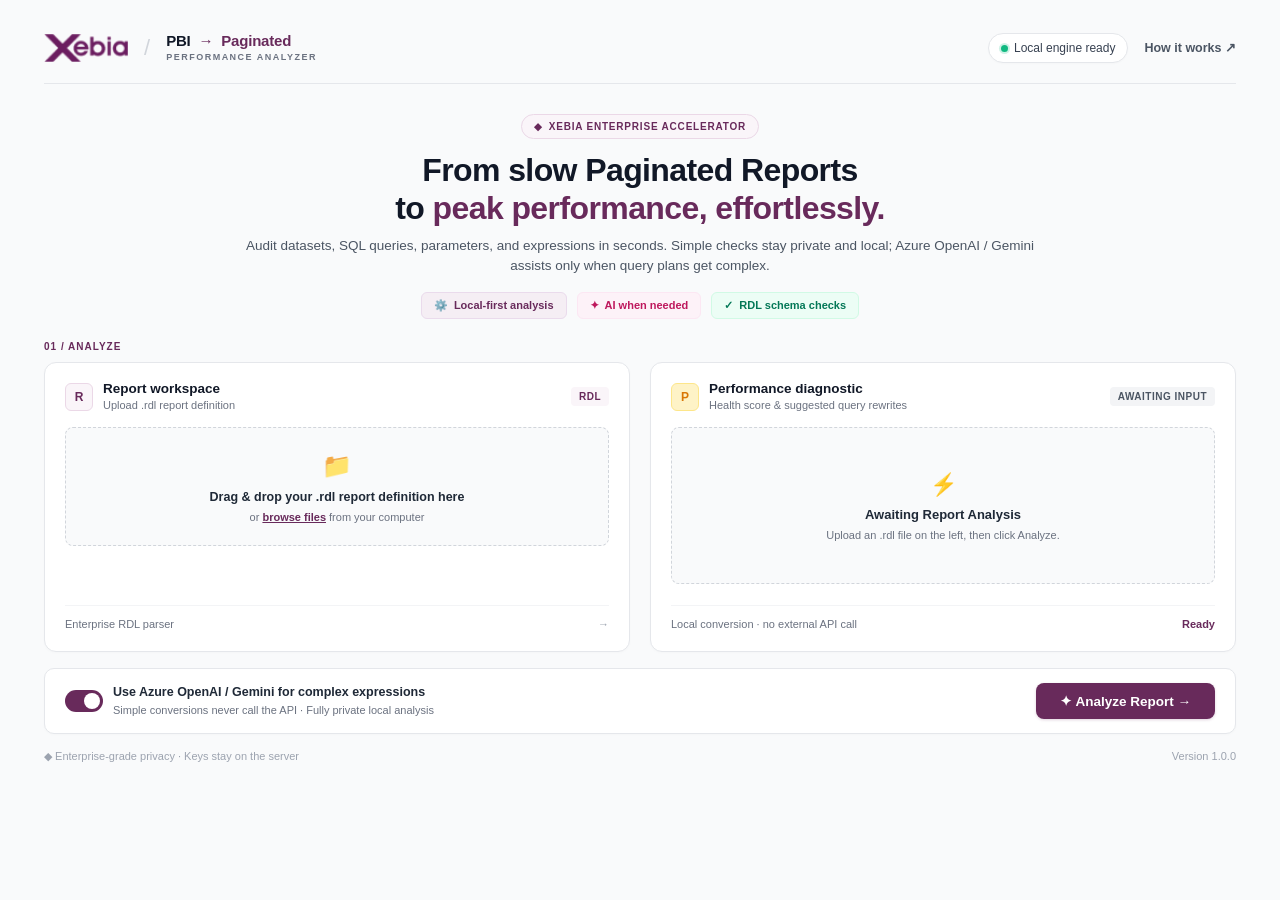
<file: frontend/index.html>
<!DOCTYPE html>
<html lang="en">
<head>
    <meta charset="UTF-8">
    <meta name="viewport" content="width=device-width, initial-scale=1.0">
    <title>Xebia | Paginated Report Performance Analyzer</title>
    <link rel="stylesheet" href="style.css">
    <link rel="icon" href="data:image/svg+xml,<svg xmlns='http://www.w3.org/2000/svg' viewBox='0 0 100 100'><text y='.9em' font-size='90'>⚡</text></svg>">
</head>
<body>

<div class="app-container">

    <!-- 1. Header Navigation Bar -->
    <header class="xebia-header-bar">
        <div class="xebia-logo-container">
            <img src="assets/xebia_logo.png" class="xebia-header-logo" alt="Xebia" onerror="this.outerHTML='<span style=\'font-size:26px;font-weight:800;color:#682A5B;letter-spacing:-0.5px;\'>Xebia</span>'">
            <span class="nav-divider">/</span>
            <div class="app-title-group">
                <div class="app-title-main">
                    <span style="color: #111827;">PBI</span>
                    <span style="color: #682A5B; margin: 0 4px; font-weight: 600;">→</span>
                    <span style="color: #682A5B;">Paginated</span>
                </div>
                <span class="app-title-sub">PERFORMANCE ANALYZER</span>
            </div>
        </div>
        <div class="nav-right-actions">
            <div class="nav-status-badge">
                <span class="status-dot"></span>
                <span>Local engine ready</span>
            </div>
            <a class="nav-link" id="btnHowItWorks">How it works ↗</a>
        </div>
    </header>

    <!-- 2. Compact Hero Section -->
    <section class="hero-container">
        <div class="accelerator-pill">
            <span>◆</span> XEBIA ENTERPRISE ACCELERATOR
        </div>
        <h1 class="hero-title">
            From slow Paginated Reports<br>
            to <span class="hero-title-accent">peak performance, effortlessly.</span>
        </h1>
        <p class="hero-description">
            Audit datasets, SQL queries, parameters, and expressions in seconds. Simple checks stay private and local; Azure OpenAI / Gemini assists only when query plans get complex.
        </p>
        <div class="feature-chips">
            <div class="chip chip-purple"><span>⚙️</span> Local-first analysis</div>
            <div class="chip chip-pink"><span>✦</span> AI when needed</div>
            <div class="chip chip-green"><span>✓</span> RDL schema checks</div>
        </div>
    </section>

    <!-- 3. Workspace (01 / ANALYZE) -->
    <section>
        <div class="section-tag">01 / ANALYZE</div>
        <div class="workspace-grid">
            <!-- Left Column: Upload -->
            <div class="workspace-card">
                <div>
                    <div class="panel-header">
                        <div class="panel-header-left">
                            <div class="panel-avatar panel-avatar-purple">R</div>
                            <div>
                                <div class="panel-title">Report workspace</div>
                                <div class="panel-subtitle">Upload .rdl report definition</div>
                            </div>
                        </div>
                        <span class="panel-tag tag-purple">RDL</span>
                    </div>

                    <!-- Hidden File Input -->
                    <input type="file" id="rdlFileInput" accept=".rdl,.xml" style="display: none;">

                    <!-- Drag & Drop Area -->
                    <div class="dropzone-container" id="dropzone">
                        <div class="dropzone-icon">📁</div>
                        <div class="dropzone-text-main">Drag &amp; drop your .rdl report definition here</div>
                        <div class="dropzone-text-sub">or <span style="color: var(--xebia-purple); font-weight: 600; text-decoration: underline;">browse files</span> from your computer</div>
                    </div>

                    <!-- File Loaded Banner -->
                    <div class="file-loaded-banner" id="fileLoadedBanner">
                        <div class="file-loaded-left">
                            <span>✓</span>
                            <span id="loadedFileName">report.rdl</span>
                            <span style="color: #64748B; font-weight: 400;" id="loadedFileSize">(0 KB)</span>
                        </div>
                        <button type="button" class="btn-remove-file" id="btnRemoveFile" title="Clear selection">✕</button>
                    </div>
                </div>

                <div class="panel-footer">
                    <span>Enterprise RDL parser</span>
                    <span style="color: var(--gray-400);">→</span>
                </div>
            </div>

            <!-- Right Column: Diagnostic Preview -->
            <div class="workspace-card">
                <div>
                    <div class="panel-header">
                        <div class="panel-header-left">
                            <div class="panel-avatar panel-avatar-amber">P</div>
                            <div>
                                <div class="panel-title">Performance diagnostic</div>
                                <div class="panel-subtitle">Health score &amp; suggested query rewrites</div>
                            </div>
                        </div>
                        <span class="panel-tag tag-neutral" id="diagnosticTag">AWAITING INPUT</span>
                    </div>

                    <!-- Placeholder State (Before Analysis) -->
                    <div class="diagnostic-placeholder" id="diagPlaceholder">
                        <div style="font-size: 22px; margin-bottom: 4px;">⚡</div>
                        <div style="font-size: 13px; font-weight: 600; color: var(--dark-800);">Awaiting Report Analysis</div>
                        <div style="font-size: 11px; color: var(--gray-500); margin-top: 2px;">Upload an .rdl file on the left, then click Analyze.</div>
                    </div>

                    <!-- Active Diagnostic Preview (After Analysis) -->
                    <div class="diagnostic-active-box" id="diagActiveBox">
                        <div class="health-banner-preview">
                            <div style="display: flex; justify-content: space-between; align-items: center;">
                                <span style="font-size: 12px; font-weight: 600; color: #374151;">Overall Report Health</span>
                                <span style="font-size: 18px; font-weight: 800;" id="previewScoreText">-- / 100</span>
                            </div>
                            <div style="font-size: 11px; color: #64748B; margin-top: 2px;">
                                Status: <strong id="previewStatusText">--</strong>
                            </div>
                        </div>

                        <div style="margin-bottom: 8px;">
                            <label style="font-size: 11px; font-weight: 600; color: var(--gray-600); display: block; margin-bottom: 4px;">Selected Dataset:</label>
                            <select id="previewDatasetSelect" class="filter-input-select" style="width: 100%;"></select>
                        </div>

                        <div class="code-box suggested" style="max-height: 120px;" id="previewSqlCode">
                            SELECT ...
                        </div>
                    </div>
                </div>

                <div class="panel-footer">
                    <span>Local conversion · no external API call</span>
                    <span style="color: var(--xebia-purple); font-weight: 600;">Ready</span>
                </div>
            </div>
        </div>

        <!-- Action Controls Bar -->
        <div class="action-controls-bar">
            <div class="toggle-group">
                <label class="switch">
                    <input type="checkbox" id="aiToggle" checked>
                    <span class="slider"></span>
                </label>
                <div class="toggle-labels">
                    <span class="toggle-title">Use Azure OpenAI / Gemini for complex expressions</span>
                    <span class="toggle-caption">Simple conversions never call the API · Fully private local analysis</span>
                </div>
            </div>

            <button type="button" class="btn-primary" id="btnAnalyze">
                <span class="spinner" id="analyzeSpinner"></span>
                <span id="analyzeBtnText">✦ Analyze Report →</span>
            </button>
        </div>

        <div class="footer-privacy-row">
            <span>◆ Enterprise-grade privacy · Keys stay on the server</span>
            <span>Version 1.0.0</span>
        </div>
    </section>

    <!-- 4. Diagnostic Results Section (02 / DIAGNOSTIC RESULTS) -->
    <section id="resultsSection">
        <hr class="results-divider">
        <div class="section-tag">02 / DIAGNOSTIC RESULTS</div>
        <h2 class="results-header-title" id="resultsTitle">Performance Findings: Report</h2>

        <!-- 5 Equal-Height KPI Cards -->
        <div class="kpi-grid">
            <div class="kpi-card">
                <div class="kpi-val" id="kpiScore">--</div>
                <div class="kpi-lbl">Health Score</div>
                <span class="kpi-status-badge" id="kpiStatus">Evaluating</span>
                <div id="kpiScoreFormula" style="font-size: 11px; color: #64748B; margin-top: 6px; font-weight: 500;">Dynamic deduction model</div>
            </div>
            <div class="kpi-card">
                <div class="kpi-val" id="kpiHighCount" style="color: var(--sev-critical-text);">--</div>
                <div class="kpi-lbl">Critical / High</div>
                <span class="kpi-status-badge badge-critical">Requires Action</span>
            </div>
            <div class="kpi-card">
                <div class="kpi-val" id="kpiMedCount" style="color: var(--sev-med-text);">--</div>
                <div class="kpi-lbl">Medium Issues</div>
                <span class="kpi-status-badge badge-medium">Investigation</span>
            </div>
            <div class="kpi-card">
                <div class="kpi-val" id="kpiDatasetCount" style="color: #334155;">--</div>
                <div class="kpi-lbl" id="kpiDatasetLabel">Datasets (-- SQL)</div>
                <span class="kpi-status-badge" style="background:#F1F5F9; color:#475569;">Architecture</span>
            </div>
            <div class="kpi-card">
                <div class="kpi-val" id="kpiUnusedCols" style="color: var(--sev-low-text);">--</div>
                <div class="kpi-lbl">Unused Columns</div>
                <span class="kpi-status-badge badge-low">Prune Safe</span>
            </div>
        </div>

        <!-- Executive Performance Forecast & Verdict Banner -->
        <div class="exec-verdict-banner">
            <div class="exec-banner-grid">
                <!-- Box 1: Projected Render Time -->
                <div class="exec-metric-box">
                    <div class="exec-metric-title">⏱️ Projected Render Time</div>
                    <div class="exec-metric-value">
                        <span id="forecastOrigTime">--</span>
                        <span style="font-size: 15px; color: #6B7280; font-weight: 500;">→</span>
                        <span style="color: #16A34A;" id="forecastOptTime">--</span>
                    </div>
                    <div class="exec-metric-sub" id="forecastSpeedup">Estimated from detected bottlenecks</div>
                    <div class="latency-bar-container">
                        <div style="font-size: 10px; color: #6B7280; font-weight: 600; margin-bottom: 3px;">ESTIMATED LATENCY PHASE BREAKDOWN</div>
                        <div class="latency-bar">
                            <div class="bar-retrieval" id="barRetrieval" style="width: 33%;" title="Data Retrieval"></div>
                            <div class="bar-inmemory" id="barInmemory" style="width: 33%;" title="In-Memory Processing"></div>
                            <div class="bar-render" id="barRender" style="width: 34%;" title="Visual & PDF Render"></div>
                        </div>
                        <div class="latency-legend">
                            <span><span class="latency-legend-dot" style="background:#DC2626;"></span>Retrieval (<span id="pctRetrievalText">--%</span>)</span>
                            <span><span class="latency-legend-dot" style="background:#F59E0B;"></span>In-Memory (<span id="pctInmemoryText">--%</span>)</span>
                            <span><span class="latency-legend-dot" style="background:#3B82F6;"></span>Render (<span id="pctRenderText">--%</span>)</span>
                        </div>
                    </div>
                </div>

                <!-- Box 2: Payload & Memory Overhead -->
                <div class="exec-metric-box">
                    <div class="exec-metric-title">📦 Payload &amp; Memory Overhead</div>
                    <div class="exec-metric-value" style="font-size: 16px; margin-top: 2px;" id="forecastPayloadText">
                        Analyzing unreferenced columns...
                    </div>
                    <div class="exec-metric-sub" style="margin-top: 6px;" id="forecastPayloadImpact">
                        Network and gateway memory impact
                    </div>
                    <div style="font-size: 11px; color: #6B7280; margin-top: 10px; line-height: 1.4;">
                        Pruning unused fields eliminates serialization overhead in the Power BI On-Premises Gateway and minimizes SSRS memory pressure during high concurrency.
                    </div>
                </div>

                <!-- Box 3: Top High-ROI Quick Wins -->
                <div>
                    <div class="exec-metric-title">⚡ Top High-ROI Quick Wins</div>
                    <ul class="quick-wins-list" id="quickWinsList">
                        <!-- Populated dynamically -->
                    </ul>
                </div>
            </div>
        </div>

        <!-- 4 Tabbed Views -->
        <div class="tab-nav-bar">
            <button type="button" class="tab-btn active" data-tab="tabIssues" id="tabBtnIssues">🔍 Detected Issues (0)</button>
            <button type="button" class="tab-btn" data-tab="tabDiff">⚡ Side-by-Side SQL Diff</button>
            <button type="button" class="tab-btn" data-tab="tabMatrix">📊 Field Utilization Matrix</button>
            <button type="button" class="tab-btn" data-tab="tabDownloads">📥 Download Deliverables</button>
        </div>

        <!-- TAB 1: Detected Issues -->
        <div class="tab-content-panel active" id="tabIssues">
            <!-- Filter Bar -->
            <div class="filter-bar-row">
                <div>
                    <label style="font-size: 11px; font-weight: 700; color: var(--gray-600); display: block; margin-bottom: 3px;">Filter Severity:</label>
                    <select id="filterSeverity" class="filter-input-select">
                        <option value="ALL">All Severities</option>
                        <option value="High">High / Critical</option>
                        <option value="Medium">Medium</option>
                        <option value="Low">Low</option>
                    </select>
                </div>
                <div>
                    <label style="font-size: 11px; font-weight: 700; color: var(--gray-600); display: block; margin-bottom: 3px;">Filter Category:</label>
                    <select id="filterCategory" class="filter-input-select">
                        <option value="ALL">All Categories</option>
                        <option value="SQL Query">SQL Query</option>
                        <option value="Parameter & Filter">Parameter &amp; Filter</option>
                        <option value="Report Structure">Report Structure</option>
                        <option value="Expressions">Expressions</option>
                    </select>
                </div>
                <div style="margin-left: auto; align-self: flex-end;">
                    <span style="font-size: 12px; color: var(--gray-500);" id="issuesShowingCount">Showing 0 issues</span>
                </div>
            </div>

            <!-- Issues Cards Container -->
            <div id="issuesContainer">
                <!-- Rendered dynamically -->
            </div>
        </div>

        <!-- TAB 2: Side-by-Side SQL Diff -->
        <div class="tab-content-panel" id="tabDiff">
            <div id="diffSelectorRow" style="margin-bottom: 12px; display: flex; align-items: center; gap: 10px;">
                <label style="font-size: 12px; font-weight: 600; color: var(--dark-800);">Select SQL dataset to inspect query diff:</label>
                <select id="diffDatasetSelect" class="filter-input-select"></select>
            </div>

            <!-- Empty state when no SQL datasets are present -->
            <div id="diffEmptyNotice" style="display: none; padding: 28px 24px; text-align: center; background: #F8FAFC; border: 1px dashed #CBD5E1; border-radius: 8px;">
                <div style="font-size: 20px; margin-bottom: 6px;">ℹ️</div>
                <div style="font-size: 14px; font-weight: 700; color: #334155;">
                    No SQL datasets were detected in this report. SQL comparison is not applicable.
                </div>
                <div style="font-size: 12px; color: #64748B; margin-top: 6px; max-width: 600px; margin-left: auto; margin-right: auto; line-height: 1.5;">
                    All datasets in this report definition utilize non-relational or embedded data sources (e.g. XML, EnterData). Relational SQL AST analysis, index pushdown, and query rewrites apply strictly to relational databases.
                </div>
                <div style="margin-top: 14px;">
                    <button type="button" class="btn-primary" style="padding: 6px 14px; font-size: 12px;" onclick="document.querySelector('[data-tab=\'tabMatrix\']').click()">
                        📊 View Field Utilization Matrix →
                    </button>
                </div>
            </div>

            <!-- Non-SQL fallback notice for edge cases -->
            <div id="diffNonSqlNotice" style="display: none; margin-bottom: 14px; padding: 12px 16px; background: #FFFBEB; border-left: 4px solid #F59E0B; border-radius: 6px; color: #92400E; font-size: 13px;"></div>

            <div class="diff-container" id="diffContentContainer">
                <div class="diff-pane">
                    <div class="diff-pane-header">
                        <span style="font-size: 13px; font-weight: 700; color: #991B1B;">🔴 Original SQL Query</span>
                        <button type="button" class="btn-copy-code" style="position:static;" onclick="copyTextFromElement('diffOriginalSql')">Copy Query</button>
                    </div>
                    <div class="code-box" id="diffOriginalSql">-- Select SQL dataset above</div>
                    <div id="diffPrunedWarning" style="margin-top: 8px; font-size: 11.5px; color: #C2410C; background: #FFEDD5; padding: 6px 10px; border-radius: 4px; display: none;"></div>

                    <!-- Detected SQL Issues Container -->
                    <div id="diffDetectedIssuesBox" style="margin-top: 10px; display: none; padding: 8px 12px; background: #FEF2F2; border-left: 3px solid #EF4444; border-radius: 4px;">
                        <div style="font-size: 11px; font-weight: 700; color: #991B1B; text-transform: uppercase; margin-bottom: 4px;">⚠️ Detected SQL Issues:</div>
                        <ul id="diffDetectedIssuesList" style="margin: 0 0 0 16px; padding: 0; font-size: 12px; color: #7F1D1D; line-height: 1.45;"></ul>
                    </div>
                </div>

                <div class="diff-pane">
                    <div class="diff-pane-header">
                        <span style="font-size: 13px; font-weight: 700; color: #166534;">🟢 Recommended Optimized SQL Query</span>
                        <button type="button" class="btn-copy-code" style="position:static;" onclick="copyTextFromElement('diffSuggestedSql')">Copy Query</button>
                    </div>
                    <div class="code-box suggested" id="diffSuggestedSql">-- Select SQL dataset above</div>

                    <!-- Optimization Explanation Container -->
                    <div id="diffExplanationBox" style="margin-top: 10px; display: none; padding: 8px 12px; background: #F0FDF4; border-left: 3px solid #22C55E; border-radius: 4px;">
                        <div style="font-size: 11px; font-weight: 700; color: #166534; text-transform: uppercase; margin-bottom: 4px;">📖 Optimization Explanation:</div>
                        <div id="diffReasonsList" style="font-size: 12px; color: #166534; line-height: 1.45;"></div>
                    </div>

                    <!-- Suggested Improvements Container -->
                    <div id="diffImprovementsBox" style="margin-top: 10px; display: none; padding: 8px 12px; background: #EFF6FF; border-left: 3px solid #3B82F6; border-radius: 4px;">
                        <div style="font-size: 11px; font-weight: 700; color: #1E40AF; text-transform: uppercase; margin-bottom: 4px;">💡 Suggested Improvements:</div>
                        <ul id="diffImprovementsList" style="margin: 0 0 0 16px; padding: 0; font-size: 12px; color: #1E40AF; line-height: 1.45;"></ul>
                    </div>
                </div>
            </div>
        </div>

        <!-- TAB 3: Field Utilization Matrix -->
        <div class="tab-content-panel" id="tabMatrix">
            <div style="font-size: 13.5px; font-weight: 700; color: var(--dark-900); margin-bottom: 4px;">Visual-to-Query Field Utilization Matrix</div>
            <div style="font-size: 12px; color: var(--gray-600); margin-bottom: 12px;">Audits every column fetched by dataset queries against actual visual references, group expressions, and sort definitions in the RDL XML.</div>

            <div class="matrix-table-container">
                <table class="matrix-table">
                    <thead>
                        <tr>
                            <th>Dataset</th>
                            <th>Total Columns</th>
                            <th>Used in Visuals</th>
                            <th>Unused Columns</th>
                            <th>Utilization %</th>
                            <th>Payload Risk</th>
                            <th>Safe to Prune</th>
                        </tr>
                    </thead>
                    <tbody id="matrixTableBody">
                        <!-- Populated dynamically -->
                    </tbody>
                </table>
            </div>
            <div style="font-size: 11.5px; color: var(--gray-500); margin-top: 8px;">💡 <strong>Recommendation:</strong> Pruning safe columns removes network serialization latency without altering report layout or numbers.</div>
        </div>

        <!-- TAB 4: Download Deliverables -->
        <div class="tab-content-panel" id="tabDownloads">
            <div style="font-size: 13.5px; font-weight: 700; color: var(--dark-900); margin-bottom: 4px;">Export Diagnostic Deliverables</div>
            <div style="font-size: 12px; color: var(--gray-600); margin-bottom: 14px;">Download comprehensive technical findings for client presentation, architectural review, or engineering remediation.</div>

            <!-- Deliverables Grid: HTML & Excel Only -->
            <div class="download-cards-grid">
                <!-- HTML Deliverable Card -->
                <div class="download-deliverable-card" style="border: 1px solid var(--xebia-purple-border); background: linear-gradient(135deg, #FAF5F9 0%, #FFFFFF 100%);">
                    <div>
                        <div class="download-card-title" style="color: var(--xebia-purple);">🌐 Professional HTML Performance Report</div>
                        <div class="download-card-desc">Self-contained technical assessment document containing all 8 sections (Executive Summary, Detailed Findings, SQL Comparison, Dataset Inventory, Parameter Pushdown, Interactive Remediation Action Plan with LocalStorage persistence, and Roadmap).</div>
                    </div>
                    <button type="button" class="btn-primary" id="btnDownloadHtml" style="margin-top: 16px; padding: 10px 18px; font-size: 13px;">
                        📥 Download HTML Report (.html)
                    </button>
                </div>

                <!-- Excel Deliverable Card -->
                <div class="download-deliverable-card">
                    <div>
                        <div class="download-card-title">📊 Formatted Excel Diagnostic Workbook</div>
                        <div class="download-card-desc">Multi-tab structured Excel sheet with Executive Summary, Findings backlog, and Field Utilization matrix. Ideal for Jira, backlog planning, and ticketing imports.</div>
                    </div>
                    <button type="button" class="btn-secondary" id="btnDownloadExcel" style="margin-top: 16px; padding: 10px 18px; font-size: 13px;">
                        📊 Download Excel Report (.xlsx)
                    </button>
                </div>
            </div>
        </div>
    </section>

</div>

<!-- Modal: How the Analyzer Works -->
<div class="modal-overlay" id="modalHowItWorks">
    <div class="modal-card">
        <button type="button" class="modal-close-btn" id="modalCloseBtn">&times;</button>
        <div style="font-size: 16px; font-weight: 800; color: var(--dark-900); margin-bottom: 4px;">How the Analyzer Works</div>
        <div style="font-size: 12px; color: var(--xebia-purple); font-weight: 600; margin-bottom: 14px;">5 Specialized Diagnostic Engines</div>

        <div style="display: flex; flex-direction: column; gap: 12px; font-size: 12.5px; line-height: 1.45;">
            <div>
                <strong>1. RDL Schema-Agnostic Parser:</strong>
                <p style="color: var(--gray-600);">Extracts datasets, command texts, query parameters, report parameters, tablix hierarchies, and expressions across any RDL schema (2008, 2010, 2016, and modern Power BI).</p>
            </div>
            <div>
                <strong>2. SQL AST &amp; Sargability Engine:</strong>
                <p style="color: var(--gray-600);">Uses <code>sqlglot</code> to parse queries into an Abstract Syntax Tree, detecting <code>SELECT *</code>, non-sargable functions (e.g. <code>YEAR(Date) = 2026</code>), missing <code>WHERE</code> clauses, and cartesian joins.</p>
            </div>
            <div>
                <strong>3. Visual-to-Query Field Pruning:</strong>
                <p style="color: var(--gray-600);">Cross-references every visual, group expression, and visibility condition to identify unused columns that inflate network payloads across the Gateway.</p>
            </div>
            <div>
                <strong>4. Architecture &amp; Subreport Hazards:</strong>
                <p style="color: var(--gray-600);">Flags orphan/unused datasets and alerts on the critical <em>N + 1 query hazard</em> where subreports sit inside repeating row hierarchies.</p>
            </div>
            <div>
                <strong>5. Expression Engine:</strong>
                <p style="color: var(--gray-600);">Audits expressions for deep <code>IIF</code> nesting (depth &ge; 3) and repeated type conversions (<code>CDate</code>, <code>CDbl</code>).</p>
            </div>
        </div>
    </div>
</div>

<!-- Modal: AI Advisor Explanation -->
<div class="modal-overlay" id="modalAiAdvisor">
    <div class="modal-card">
        <button type="button" class="modal-close-btn" id="modalAiCloseBtn">&times;</button>
        <div style="font-size: 16px; font-weight: 800; color: var(--dark-900); margin-bottom: 2px;">🤖 AI Advisor Diagnostic Breakdown</div>
        <div style="font-size: 12px; color: var(--xebia-purple); font-weight: 600; margin-bottom: 12px;" id="modalAiIssueTitle">Issue Title</div>
        <div style="background: var(--gray-50); border: 1px solid var(--gray-200); border-radius: 8px; padding: 14px; font-size: 12.5px; line-height: 1.5; white-space: pre-wrap;" id="modalAiContent">
            Generating expert diagnostic breakdown...
        </div>
    </div>
</div>

<!-- Toast Feedback -->
<div id="toast">Copied to clipboard!</div>

<script src="app.js"></script>
</body>
</html>
</file>
<file: frontend/style.css>
/* ==========================================================================
   Xebia Paginated Report Performance Analyzer - Enterprise Design System
   Modern HTML5 + CSS3 + Vanilla ES6 JavaScript Frontend
   ========================================================================== */

:root {
    --xebia-purple: #682A5B;
    --xebia-purple-hover: #532049;
    --xebia-purple-light: #8E3B7D;
    --xebia-purple-tint: #FAF5F9;
    --xebia-purple-border: #EBD8E7;

    --dark-900: #111827;
    --dark-800: #1F2937;
    --dark-700: #374151;
    --gray-600: #4B5563;
    --gray-500: #6B7280;
    --gray-400: #9CA3AF;
    --gray-300: #D1D5DB;
    --gray-200: #E5E7EB;
    --gray-100: #F3F4F6;
    --gray-50:  #F9FAFB;
    --white:    #FFFFFF;

    /* Severity Design Tokens */
    --sev-critical-text:   #991B1B;
    --sev-critical-bg:     #FEE2E2;
    --sev-critical-border: #FCA5A5;

    --sev-high-text:       #C2410C;
    --sev-high-bg:         #FFEDD5;
    --sev-high-border:     #FDBA74;

    --sev-med-text:        #B45309;
    --sev-med-bg:          #FEF3C7;
    --sev-med-border:      #FDE68A;

    --sev-low-text:        #1D4ED8;
    --sev-low-bg:          #DBEAFE;
    --sev-low-border:      #93C5FD;

    --sev-info-text:       #374151;
    --sev-info-bg:         #F3F4F6;
    --sev-info-border:     #D1D5DB;
}

* {
    box-sizing: border-box;
    margin: 0;
    padding: 0;
}

html, body {
    max-width: 100vw;
    overflow-x: hidden;
    font-family: 'Inter', -apple-system, BlinkMacSystemFont, 'Segoe UI', Roboto, Helvetica, Arial, sans-serif;
    color: var(--dark-800);
    background-color: var(--gray-50);
    line-height: 1.5;
    font-size: 14px;
    -webkit-font-smoothing: antialiased;
}

/* Page Container */
.app-container {
    max-width: 1240px;
    margin: 0 auto;
    padding: 24px 24px 80px 24px;
}

/* ==========================================================================
   1. Header Navigation Bar
   ========================================================================== */
.xebia-header-bar {
    width: 100%;
    background-color: transparent;
    border-bottom: 1px solid var(--gray-200);
    padding: 8px 0 18px 0;
    display: flex;
    align-items: center;
    justify-content: space-between;
    margin-bottom: 24px;
}

.xebia-logo-container {
    display: flex;
    align-items: center;
}

.xebia-header-logo {
    height: 28px;
    width: auto;
    display: block;
    object-fit: contain;
}

.nav-divider {
    color: var(--gray-300);
    font-size: 22px;
    font-weight: 200;
    margin: 0 16px;
    line-height: 1;
}

.app-title-group {
    display: flex;
    flex-direction: column;
    justify-content: center;
}

.app-title-main {
    font-size: 15px;
    font-weight: 700;
    line-height: 1.15;
    letter-spacing: -0.2px;
}

.app-title-sub {
    font-size: 9px;
    font-weight: 700;
    color: var(--gray-500);
    letter-spacing: 1.5px;
    text-transform: uppercase;
    margin-top: 2px;
}

.nav-right-actions {
    display: flex;
    align-items: center;
    gap: 16px;
}

.nav-status-badge {
    display: inline-flex;
    align-items: center;
    gap: 6px;
    font-size: 12px;
    color: var(--dark-700);
    font-weight: 500;
    background: var(--white);
    padding: 5px 12px;
    border-radius: 20px;
    border: 1px solid var(--gray-200);
    box-shadow: 0 1px 2px rgba(0,0,0,0.02);
}

.status-dot {
    height: 7px;
    width: 7px;
    background-color: #10B981;
    border-radius: 50%;
    display: inline-block;
    box-shadow: 0 0 0 2px rgba(16, 185, 129, 0.2);
}

.nav-link {
    color: var(--gray-600);
    font-size: 12.5px;
    text-decoration: none;
    font-weight: 600;
    cursor: pointer;
    transition: color 0.15s ease;
}

.nav-link:hover {
    color: var(--xebia-purple);
}

/* ==========================================================================
   2. Compact Hero Section
   ========================================================================== */
.hero-container {
    text-align: center;
    padding: 6px 0 20px 0;
    max-width: 800px;
    margin: 0 auto;
}

.accelerator-pill {
    display: inline-flex;
    align-items: center;
    gap: 6px;
    background-color: var(--xebia-purple-tint);
    color: var(--xebia-purple);
    padding: 4px 12px;
    border-radius: 20px;
    font-size: 10px;
    font-weight: 700;
    letter-spacing: 0.8px;
    margin-bottom: 12px;
    border: 1px solid var(--xebia-purple-border);
}

.hero-title {
    font-size: 32px;
    font-weight: 800;
    color: var(--dark-900);
    line-height: 1.2;
    letter-spacing: -0.6px;
    margin-bottom: 8px;
}

.hero-title-accent {
    color: var(--xebia-purple);
}

.hero-description {
    font-size: 13.5px;
    color: var(--gray-600);
    line-height: 1.5;
    margin-bottom: 16px;
}

.feature-chips {
    display: flex;
    justify-content: center;
    gap: 10px;
    flex-wrap: wrap;
}

.chip {
    display: inline-flex;
    align-items: center;
    gap: 6px;
    padding: 4px 12px;
    border-radius: 6px;
    font-size: 11px;
    font-weight: 600;
}

.chip-purple {
    background-color: #F5EEF4;
    color: var(--xebia-purple);
    border: 1px solid #EADBEC;
}

.chip-pink {
    background-color: #FDF2F8;
    color: #BE185D;
    border: 1px solid #FCE7F3;
}

.chip-green {
    background-color: #ECFDF5;
    color: #047857;
    border: 1px solid #D1FAE5;
}

/* ==========================================================================
   3. Workspace (Two-Column Grid)
   ========================================================================== */
.section-tag {
    font-size: 10px;
    font-weight: 700;
    color: var(--xebia-purple);
    letter-spacing: 1px;
    text-transform: uppercase;
    margin-bottom: 8px;
}

.workspace-grid {
    display: grid;
    grid-template-columns: 1fr 1fr;
    gap: 20px;
    margin-bottom: 16px;
}

@media (max-width: 860px) {
    .workspace-grid {
        grid-template-columns: 1fr;
    }
}

.workspace-card {
    background: var(--white);
    border: 1px solid var(--gray-200);
    border-radius: 12px;
    padding: 18px 20px;
    display: flex;
    flex-direction: column;
    justify-content: space-between;
    min-height: 290px;
    box-shadow: 0 1px 3px rgba(0, 0, 0, 0.02);
}

.panel-header {
    display: flex;
    justify-content: space-between;
    align-items: center;
    margin-bottom: 14px;
}

.panel-header-left {
    display: flex;
    align-items: center;
    gap: 10px;
}

.panel-avatar {
    width: 28px;
    height: 28px;
    border-radius: 6px;
    display: flex;
    align-items: center;
    justify-content: center;
    font-size: 12px;
    font-weight: 700;
}

.panel-avatar-purple {
    background-color: var(--xebia-purple-tint);
    color: var(--xebia-purple);
    border: 1px solid var(--xebia-purple-border);
}

.panel-avatar-amber {
    background-color: #FEF3C7;
    color: #D97706;
    border: 1px solid #FDE68A;
}

.panel-title {
    font-size: 13.5px;
    font-weight: 700;
    color: var(--dark-900);
    line-height: 1.2;
}

.panel-subtitle {
    font-size: 11px;
    color: var(--gray-500);
}

.panel-tag {
    font-size: 10px;
    font-weight: 700;
    padding: 2px 8px;
    border-radius: 4px;
    letter-spacing: 0.5px;
    text-transform: uppercase;
}

.tag-purple {
    background-color: var(--xebia-purple-tint);
    color: var(--xebia-purple);
}

.tag-green {
    background-color: #DCFCE7;
    color: #166534;
}

.tag-neutral {
    background-color: var(--gray-100);
    color: var(--gray-600);
}

/* Dropzone & Upload Area */
.dropzone-container {
    border: 1.5px dashed var(--gray-300);
    border-radius: 8px;
    padding: 20px 14px;
    text-align: center;
    background: var(--gray-50);
    cursor: pointer;
    transition: all 0.2s ease;
    margin-bottom: 12px;
}

.dropzone-container:hover, .dropzone-container.drag-over {
    border-color: var(--xebia-purple);
    background-color: var(--xebia-purple-tint);
}

.dropzone-icon {
    font-size: 24px;
    margin-bottom: 4px;
}

.dropzone-text-main {
    font-size: 12.5px;
    font-weight: 600;
    color: var(--dark-800);
}

.dropzone-text-sub {
    font-size: 11px;
    color: var(--gray-500);
    margin-top: 2px;
}

/* Preset Buttons */
.presets-group {
    margin-bottom: 10px;
}

.presets-label {
    font-size: 11px;
    font-weight: 700;
    color: var(--gray-600);
    text-transform: uppercase;
    letter-spacing: 0.5px;
    margin-bottom: 6px;
}

.preset-pills-row {
    display: flex;
    gap: 6px;
    flex-wrap: wrap;
}

.preset-pill-btn {
    background: var(--white);
    border: 1px solid var(--gray-300);
    border-radius: 6px;
    padding: 5px 9px;
    font-size: 11px;
    font-weight: 600;
    color: var(--dark-700);
    cursor: pointer;
    transition: all 0.15s ease;
    text-align: left;
}

.preset-pill-btn:hover {
    border-color: var(--xebia-purple);
    color: var(--xebia-purple);
    background-color: var(--xebia-purple-tint);
}

.preset-pill-btn.active {
    border-color: var(--xebia-purple);
    background-color: var(--xebia-purple);
    color: var(--white);
}

/* File Loaded Banner */
.file-loaded-banner {
    display: none;
    align-items: center;
    justify-content: space-between;
    background: #F0FDF4;
    border: 1px solid #BBF7D0;
    border-radius: 6px;
    padding: 6px 10px;
    font-size: 11.5px;
    margin-top: 8px;
}

.file-loaded-left {
    display: flex;
    align-items: center;
    gap: 6px;
    color: #166534;
    font-weight: 600;
    overflow: hidden;
    text-overflow: ellipsis;
    white-space: nowrap;
}

.btn-remove-file {
    background: none;
    border: none;
    color: var(--gray-500);
    cursor: pointer;
    font-size: 13px;
    line-height: 1;
}

.btn-remove-file:hover {
    color: var(--sev-critical-text);
}

/* Diagnostic Placeholder Box */
.diagnostic-placeholder {
    background: var(--gray-50);
    border: 1px dashed var(--gray-300);
    border-radius: 8px;
    padding: 40px 16px;
    text-align: center;
    color: var(--gray-500);
    margin-bottom: 12px;
}

.diagnostic-active-box {
    display: none;
    margin-bottom: 12px;
}

.health-banner-preview {
    background-color: var(--gray-50);
    border: 1px solid var(--gray-200);
    border-radius: 8px;
    padding: 10px 14px;
    margin-bottom: 10px;
}

.panel-footer {
    display: flex;
    justify-content: space-between;
    align-items: center;
    padding-top: 10px;
    border-top: 1px solid var(--gray-100);
    font-size: 11px;
    color: var(--gray-500);
}

/* ==========================================================================
   4. Action Controls Bar
   ========================================================================== */
.action-controls-bar {
    display: flex;
    align-items: center;
    justify-content: space-between;
    gap: 16px;
    background: var(--white);
    border: 1px solid var(--gray-200);
    border-radius: 10px;
    padding: 14px 20px;
    margin-bottom: 14px;
    box-shadow: 0 1px 3px rgba(0, 0, 0, 0.02);
}

@media (max-width: 760px) {
    .action-controls-bar {
        flex-direction: column;
        align-items: stretch;
    }
}

.toggle-group {
    display: flex;
    align-items: center;
    gap: 10px;
}

/* Modern Switch */
.switch {
    position: relative;
    display: inline-block;
    width: 38px;
    height: 22px;
    flex-shrink: 0;
}

.switch input {
    opacity: 0;
    width: 0;
    height: 0;
}

.slider {
    position: absolute;
    cursor: pointer;
    top: 0; left: 0; right: 0; bottom: 0;
    background-color: var(--gray-300);
    transition: .2s;
    border-radius: 22px;
}

.slider:before {
    position: absolute;
    content: "";
    height: 16px;
    width: 16px;
    left: 3px;
    bottom: 3px;
    background-color: white;
    transition: .2s;
    border-radius: 50%;
}

input:checked + .slider {
    background-color: var(--xebia-purple);
}

input:checked + .slider:before {
    transform: translateX(16px);
}

.toggle-labels {
    display: flex;
    flex-direction: column;
}

.toggle-title {
    font-size: 12.5px;
    font-weight: 600;
    color: var(--dark-800);
}

.toggle-caption {
    font-size: 11px;
    color: var(--gray-500);
}

.btn-primary {
    background-color: var(--xebia-purple);
    color: var(--white);
    border: none;
    border-radius: 8px;
    padding: 10px 24px;
    font-size: 13.5px;
    font-weight: 700;
    cursor: pointer;
    transition: all 0.15s ease;
    display: inline-flex;
    align-items: center;
    justify-content: center;
    gap: 8px;
    box-shadow: 0 1px 3px rgba(104, 42, 91, 0.2);
}

.btn-primary:hover {
    background-color: var(--xebia-purple-hover);
    box-shadow: 0 3px 8px rgba(104, 42, 91, 0.3);
}

.btn-primary:disabled {
    background-color: var(--gray-300);
    cursor: not-allowed;
    box-shadow: none;
}

/* Spinner */
.spinner {
    border: 2px solid rgba(255, 255, 255, 0.3);
    border-top: 2px solid var(--white);
    border-radius: 50%;
    width: 14px;
    height: 14px;
    animation: spin 0.8s linear infinite;
    display: none;
}

@keyframes spin {
    0% { transform: rotate(0deg); }
    100% { transform: rotate(360deg); }
}

.footer-privacy-row {
    display: flex;
    justify-content: space-between;
    align-items: center;
    font-size: 11px;
    color: var(--gray-400);
    margin-bottom: 24px;
}

/* ==========================================================================
   5. Diagnostic Results Section
   ========================================================================== */
#resultsSection {
    display: none;
    animation: fadeIn 0.3s ease;
}

@keyframes fadeIn {
    from { opacity: 0; transform: translateY(8px); }
    to { opacity: 1; transform: translateY(0); }
}

.results-divider {
    border: none;
    border-top: 1px solid var(--gray-200);
    margin: 28px 0 20px 0;
}

.results-header-title {
    font-size: 22px;
    font-weight: 800;
    color: var(--dark-900);
    margin-bottom: 16px;
}

/* 5 KPI Cards Grid */
.kpi-grid {
    display: grid;
    grid-template-columns: repeat(5, 1fr);
    gap: 12px;
    margin-bottom: 16px;
}

@media (max-width: 900px) {
    .kpi-grid {
        grid-template-columns: repeat(2, 1fr);
    }
}

@media (max-width: 600px) {
    .kpi-grid {
        grid-template-columns: 1fr;
    }
}

.kpi-card {
    background: var(--white);
    border: 1px solid var(--gray-200);
    border-radius: 10px;
    padding: 16px 14px;
    text-align: center;
    display: flex;
    flex-direction: column;
    justify-content: space-between;
    min-height: 100px;
    box-shadow: 0 1px 3px rgba(0, 0, 0, 0.02);
}

.kpi-val {
    font-size: 24px;
    font-weight: 800;
    line-height: 1.1;
    margin-bottom: 4px;
}

.kpi-lbl {
    font-size: 11.5px;
    font-weight: 600;
    color: var(--gray-600);
    text-transform: uppercase;
    letter-spacing: 0.5px;
    margin-bottom: 6px;
}

.kpi-status-badge {
    display: inline-block;
    padding: 2px 8px;
    border-radius: 4px;
    font-size: 10px;
    font-weight: 700;
    text-transform: uppercase;
    align-self: center;
}

/* Executive Verdict Banner */
.exec-verdict-banner {
    background: linear-gradient(135deg, #FAF5F9 0%, #FFFFFF 100%);
    border: 1px solid var(--xebia-purple-border);
    border-radius: 12px;
    padding: 18px 22px;
    margin-top: 14px;
    margin-bottom: 22px;
    box-shadow: 0 2px 8px rgba(104, 42, 91, 0.04);
}

.exec-banner-grid {
    display: grid;
    grid-template-columns: 1.1fr 1.1fr 1.4fr;
    gap: 20px;
    align-items: flex-start;
}

@media (max-width: 900px) {
    .exec-banner-grid {
        grid-template-columns: 1fr;
    }
}

.exec-metric-box {
    border-right: 1px solid var(--xebia-purple-border);
    padding-right: 18px;
}

@media (max-width: 900px) {
    .exec-metric-box {
        border-right: none;
        border-bottom: 1px solid var(--xebia-purple-border);
        padding-bottom: 14px;
        padding-right: 0;
    }
}

.exec-metric-title {
    font-size: 11px;
    font-weight: 700;
    color: var(--gray-500);
    text-transform: uppercase;
    letter-spacing: 0.8px;
    margin-bottom: 4px;
}

.exec-metric-value {
    font-size: 20px;
    font-weight: 800;
    color: var(--dark-900);
    line-height: 1.2;
}

.exec-metric-sub {
    font-size: 11.5px;
    color: #166534;
    font-weight: 600;
    margin-top: 3px;
}

.latency-bar-container {
    margin-top: 8px;
}

.latency-bar {
    display: flex;
    height: 10px;
    border-radius: 6px;
    overflow: hidden;
    background: var(--gray-200);
}

.bar-retrieval { background-color: #DC2626; }
.bar-inmemory  { background-color: #F59E0B; }
.bar-render    { background-color: #3B82F6; }

.latency-legend {
    display: flex;
    gap: 12px;
    margin-top: 6px;
    font-size: 10.5px;
    color: var(--gray-600);
    flex-wrap: wrap;
}

.latency-legend-dot {
    width: 8px;
    height: 8px;
    border-radius: 50%;
    display: inline-block;
    margin-right: 4px;
}

.quick-wins-list {
    margin: 6px 0 0 0;
    padding-left: 0;
    list-style: none;
}

.quick-win-item {
    font-size: 12px;
    color: var(--dark-700);
    margin-bottom: 5px;
    display: flex;
    align-items: flex-start;
    gap: 6px;
    line-height: 1.35;
}

/* ==========================================================================
   6. Tab Navigation & Content
   ========================================================================== */
.tab-nav-bar {
    display: flex;
    border-bottom: 1px solid var(--gray-200);
    margin-bottom: 16px;
    gap: 8px;
    overflow-x: auto;
}

.tab-btn {
    background: none;
    border: none;
    border-bottom: 2px solid transparent;
    padding: 10px 16px;
    font-size: 13px;
    font-weight: 600;
    color: var(--gray-600);
    cursor: pointer;
    white-space: nowrap;
    transition: all 0.15s ease;
}

.tab-btn:hover {
    color: var(--xebia-purple);
}

.tab-btn.active {
    color: var(--xebia-purple);
    border-bottom-color: var(--xebia-purple);
}

.tab-content-panel {
    display: none;
}

.tab-content-panel.active {
    display: block;
}

/* Filter Controls */
.filter-bar-row {
    display: flex;
    gap: 12px;
    margin-bottom: 14px;
    flex-wrap: wrap;
    align-items: center;
}

.filter-input-select {
    background: var(--white);
    border: 1px solid var(--gray-300);
    border-radius: 6px;
    padding: 6px 12px;
    font-size: 12px;
    font-weight: 500;
    color: var(--dark-800);
    cursor: pointer;
}

/* Badges */
.badge {
    display: inline-flex;
    align-items: center;
    gap: 4px;
    padding: 2px 8px;
    border-radius: 4px;
    font-size: 11px;
    font-weight: 700;
    text-transform: uppercase;
    letter-spacing: 0.4px;
    line-height: 1.4;
}

.badge-critical {
    background-color: var(--sev-critical-bg);
    color: var(--sev-critical-text);
    border: 1px solid var(--sev-critical-border);
}

.badge-high {
    background-color: var(--sev-high-bg);
    color: var(--sev-high-text);
    border: 1px solid var(--sev-high-border);
}

.badge-medium {
    background-color: var(--sev-med-bg);
    color: var(--sev-med-text);
    border: 1px solid var(--sev-med-border);
}

.badge-low {
    background-color: var(--sev-low-bg);
    color: var(--sev-low-text);
    border: 1px solid var(--sev-low-border);
}

.badge-info {
    background-color: var(--sev-info-bg);
    color: var(--sev-info-text);
    border: 1px solid var(--sev-info-border);
}

.pill-meta {
    background: var(--gray-100);
    color: var(--dark-700);
    padding: 2px 7px;
    border-radius: 4px;
    font-size: 10.5px;
    font-weight: 600;
}

/* Structured Reusable Issue Card */
.issue-card-container {
    border: 1px solid var(--gray-200);
    border-radius: 10px;
    background: var(--white);
    padding: 14px;
    margin-bottom: 10px;
    transition: all 0.15s ease;
}

.issue-card-container:hover {
    box-shadow: 0 3px 10px rgba(0, 0, 0, 0.04);
    border-color: var(--gray-300);
}

.issue-card-header {
    display: flex;
    align-items: center;
    justify-content: space-between;
    margin-bottom: 8px;
    flex-wrap: wrap;
    gap: 6px;
    cursor: pointer;
    user-select: none;
}

.issue-card-header-left {
    display: flex;
    align-items: center;
    gap: 8px;
    flex-wrap: wrap;
}

.issue-title {
    font-size: 13.5px;
    font-weight: 700;
    color: var(--dark-900);
}

.issue-toggle-btn {
    font-size: 11px;
    color: var(--gray-500);
    background: none;
    border: none;
    cursor: pointer;
}

.issue-card-body {
    display: none;
    margin-top: 10px;
    padding-top: 10px;
    border-top: 1px solid var(--gray-100);
}

.issue-card-container.open .issue-card-body {
    display: block;
}

.issue-body-grid {
    display: grid;
    grid-template-columns: 1fr 1fr;
    gap: 12px;
    background: var(--gray-50);
    border: 1px solid var(--gray-100);
    border-radius: 8px;
    padding: 10px 12px;
    margin-top: 8px;
    margin-bottom: 8px;
}

@media (max-width: 800px) {
    .issue-body-grid {
        grid-template-columns: 1fr;
    }
}

.issue-field-label {
    font-size: 10.5px;
    font-weight: 700;
    color: var(--gray-500);
    text-transform: uppercase;
    letter-spacing: 0.5px;
    margin-bottom: 3px;
}

/* Code Snippet Containers */
.code-box {
    background: #1E1E24;
    color: #E4E4E7;
    padding: 10px 12px;
    border-radius: 6px;
    font-family: ui-monospace, SFMono-Regular, Menlo, Monaco, Consolas, monospace;
    font-size: 11.5px;
    line-height: 1.45;
    white-space: pre-wrap;
    word-break: break-all;
    max-height: 220px;
    overflow-y: auto;
    position: relative;
}

.code-box.suggested {
    background: #0F172A;
    border-left: 3px solid #10B981;
}

.btn-copy-code {
    position: absolute;
    top: 6px;
    right: 6px;
    background: rgba(255, 255, 255, 0.15);
    color: #FFFFFF;
    border: none;
    padding: 2px 7px;
    border-radius: 4px;
    font-size: 10px;
    font-weight: 600;
    cursor: pointer;
    transition: background 0.15s ease;
}

.btn-copy-code:hover {
    background: rgba(255, 255, 255, 0.3);
}

.btn-ask-ai {
    background: var(--white);
    border: 1px solid var(--xebia-purple-border);
    color: var(--xebia-purple);
    border-radius: 6px;
    padding: 5px 12px;
    font-size: 11.5px;
    font-weight: 600;
    cursor: pointer;
    display: inline-flex;
    align-items: center;
    gap: 6px;
    transition: all 0.15s ease;
    margin-top: 8px;
}

.btn-ask-ai:hover {
    background: var(--xebia-purple-tint);
    border-color: var(--xebia-purple);
}

.ai-explanation-box {
    display: none;
    background-color: var(--white);
    border-left: 3px solid var(--xebia-purple);
    border: 1px solid var(--xebia-purple-border);
    border-left-width: 3px;
    padding: 10px 14px;
    border-radius: 6px;
    margin-top: 8px;
    font-size: 12px;
    line-height: 1.45;
    color: var(--dark-800);
}

/* ==========================================================================
   7. Side-by-Side SQL Diff
   ========================================================================== */
.diff-container {
    display: grid;
    grid-template-columns: 1fr 1fr;
    gap: 14px;
    margin-top: 12px;
}

@media (max-width: 860px) {
    .diff-container {
        grid-template-columns: 1fr;
    }
}

.diff-pane {
    background: var(--white);
    border: 1px solid var(--gray-200);
    border-radius: 8px;
    padding: 14px;
}

.diff-pane-header {
    display: flex;
    justify-content: space-between;
    align-items: center;
    margin-bottom: 8px;
}

/* ==========================================================================
   8. Field Utilization Matrix Table
   ========================================================================== */
.matrix-table-container {
    width: 100%;
    overflow-x: auto;
    border: 1px solid var(--gray-200);
    border-radius: 8px;
    background: var(--white);
    margin-top: 10px;
}

table.matrix-table {
    width: 100%;
    border-collapse: collapse;
    font-size: 12.5px;
    text-align: left;
}

table.matrix-table th {
    background: var(--gray-100);
    padding: 10px 12px;
    border-bottom: 1px solid var(--gray-200);
    font-size: 11px;
    font-weight: 700;
    text-transform: uppercase;
    letter-spacing: 0.5px;
    color: var(--dark-900);
    white-space: nowrap;
}

table.matrix-table td {
    padding: 10px 12px;
    border-bottom: 1px solid var(--gray-200);
    color: var(--dark-800);
}

table.matrix-table tr:last-child td {
    border-bottom: none;
}

table.matrix-table tr:hover {
    background-color: var(--gray-50);
}

/* ==========================================================================
   9. Download Deliverables Tab
   ========================================================================== */
.download-cards-grid {
    display: grid;
    grid-template-columns: 1fr 1fr;
    gap: 16px;
    margin-top: 14px;
}

@media (max-width: 760px) {
    .download-cards-grid {
        grid-template-columns: 1fr;
    }
}

.download-deliverable-card {
    background: var(--white);
    border: 1px solid var(--gray-200);
    border-radius: 10px;
    padding: 18px;
    display: flex;
    flex-direction: column;
    justify-content: space-between;
    box-shadow: 0 1px 3px rgba(0, 0, 0, 0.02);
}

.download-card-title {
    font-size: 14px;
    font-weight: 700;
    color: var(--dark-900);
    margin-bottom: 4px;
}

.download-card-desc {
    font-size: 12px;
    color: var(--gray-600);
    margin-bottom: 14px;
    line-height: 1.4;
}

.btn-secondary {
    background: var(--white);
    border: 1px solid var(--gray-300);
    color: var(--dark-800);
    border-radius: 6px;
    padding: 8px 14px;
    font-size: 12px;
    font-weight: 600;
    cursor: pointer;
    transition: all 0.15s ease;
    display: inline-flex;
    align-items: center;
    justify-content: center;
    gap: 6px;
}

.btn-secondary:hover {
    border-color: var(--xebia-purple);
    color: var(--xebia-purple);
    background-color: var(--xebia-purple-tint);
}

/* Modal Popup */
.modal-overlay {
    position: fixed;
    top: 0; left: 0; right: 0; bottom: 0;
    background: rgba(0, 0, 0, 0.5);
    display: none;
    align-items: center;
    justify-content: center;
    z-index: 1000;
}

.modal-card {
    background: var(--white);
    border-radius: 12px;
    max-width: 600px;
    width: 90%;
    padding: 24px;
    box-shadow: 0 10px 25px rgba(0, 0, 0, 0.2);
    position: relative;
    max-height: 85vh;
    overflow-y: auto;
}

.modal-close-btn {
    position: absolute;
    top: 14px;
    right: 14px;
    background: none;
    border: none;
    font-size: 20px;
    cursor: pointer;
    color: var(--gray-500);
}

.modal-close-btn:hover {
    color: var(--dark-900);
}

/* Toast */
#toast {
    position: fixed;
    bottom: 24px;
    right: 24px;
    background: #111827;
    color: #FFFFFF;
    padding: 10px 18px;
    border-radius: 8px;
    font-size: 12.5px;
    font-weight: 500;
    display: none;
    z-index: 9999;
    box-shadow: 0 4px 14px rgba(0, 0, 0, 0.15);
}


/* ==========================================================================
   14. Azure OpenAI Dynamic Executive Assessment Banner
   ========================================================================== */
.ai-summary-card {
    background: linear-gradient(135deg, #FDF4FF 0%, #FAF5FF 100%);
    border: 1px solid #E9D5FF;
    border-left: 4px solid #6C2BD9;
    border-radius: 8px;
    padding: 18px 22px;
    margin-bottom: 24px;
    box-shadow: 0 2px 6px rgba(108, 43, 217, 0.05);
}

.ai-summary-header {
    display: flex;
    justify-content: space-between;
    align-items: center;
    margin-bottom: 12px;
    flex-wrap: wrap;
    gap: 8px;
}

.ai-badge-pill {
    display: inline-flex;
    align-items: center;
    gap: 8px;
    background: #6C2BD9;
    color: #FFFFFF;
    font-size: 12px;
    font-weight: 700;
    padding: 4px 12px;
    border-radius: 999px;
    letter-spacing: 0.3px;
}

.ai-badge-dot {
    width: 7px;
    height: 7px;
    border-radius: 50%;
    background: #34D399;
    box-shadow: 0 0 6px #34D399;
    animation: pulse 2s infinite;
}

@keyframes pulse {
    0%, 100% { opacity: 1; transform: scale(1); }
    50% { opacity: 0.5; transform: scale(0.85); }
}

.ai-live-tag {
    font-size: 11px;
    font-weight: 600;
    color: #7E22CE;
    background: rgba(126, 34, 206, 0.08);
    padding: 3px 8px;
    border-radius: 4px;
}

.ai-summary-content {
    font-size: 13.5px;
    line-height: 1.6;
    color: #374151;
}

.ai-summary-content p {
    margin-bottom: 8px;
}

.ai-summary-content p:last-child {
    margin-bottom: 0;
}
</file>
